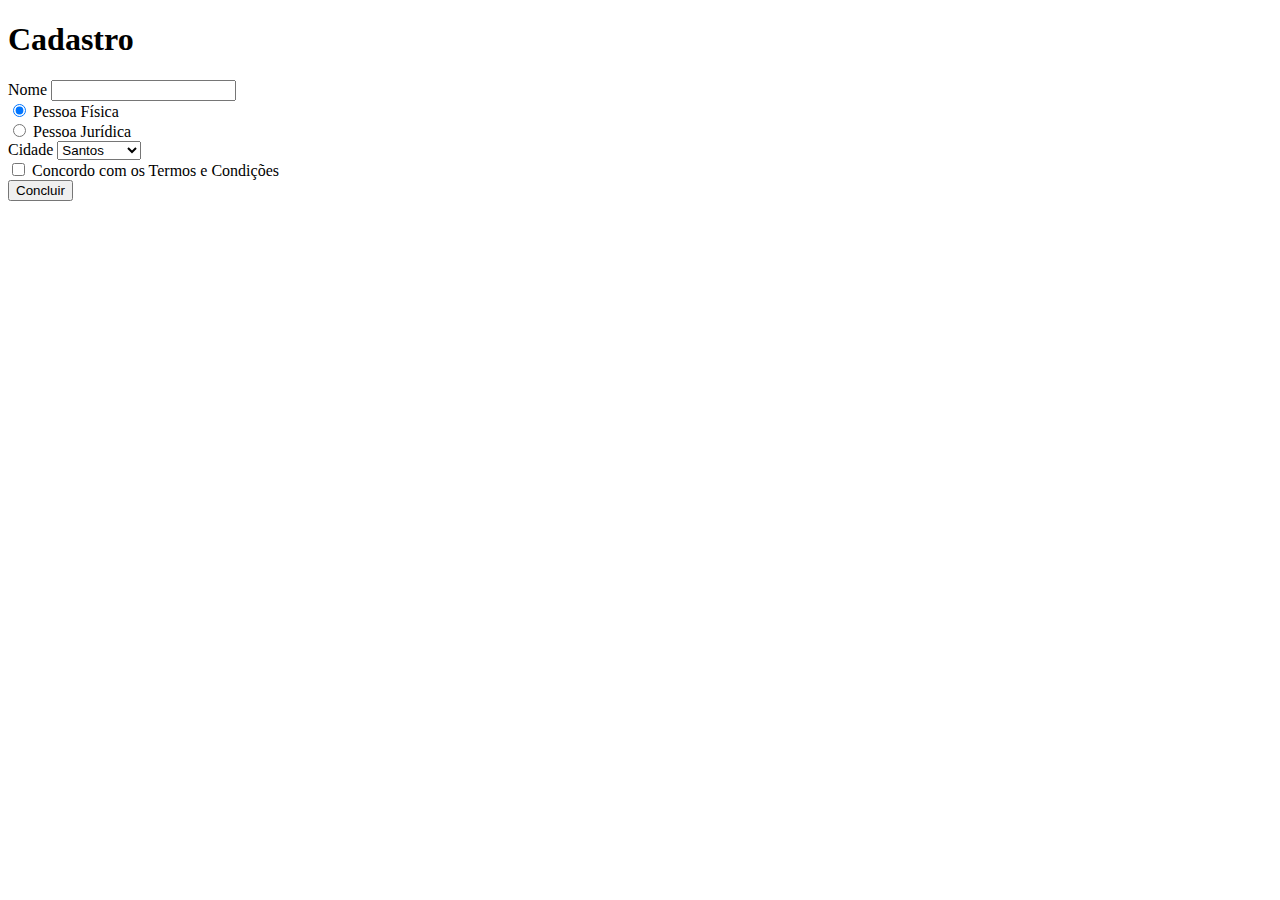
<file: aula-10/index.html>
<!DOCTYPE html>
<html lang="en">
<head>
    <meta charset="UTF-8">
    <meta http-equiv="X-UA-Compatible" content="IE=edge">
    <meta name="viewport" content="width=device-width, initial-scale=1.0">
    <title>Document</title>
</head>
<body>

    <form>

        <h1>Cadastro</h1>

        <div>
            <label for="inputNome">Nome</label>
            <input type="text" id="inputNome" required>
        </div>

        <div>
            <input type="radio" name="tipoPessoa" id="pessoaFisica" value="fisica" checked>
            <label for="pessoaFisica">Pessoa Física</label>
        </div>

        <div>
            <input type="radio" name="tipoPessoa" id="pessoaJuridica" value="juridica">
            <label for="pessoaJuridica">Pessoa Jurídica</label>
        </div>

        <div>
            <label for="selectCidade">Cidade</label>
            <select id="selectCidade">
                <option value="São Paulo">São Paulo</option>
                <option value="Santos" selected>Santos</option>
            </select>
        </div>

        <div>
            <input type="checkbox" id="inputTermos">
            <label for="inputTermos">Concordo com os Termos e Condições</label>
        </div>

        <button type="submit" id="botaoConcluirCadastro">Concluir</button>

    </form>

    <script src="./main.js"></script>

</body>
</html>
</file>
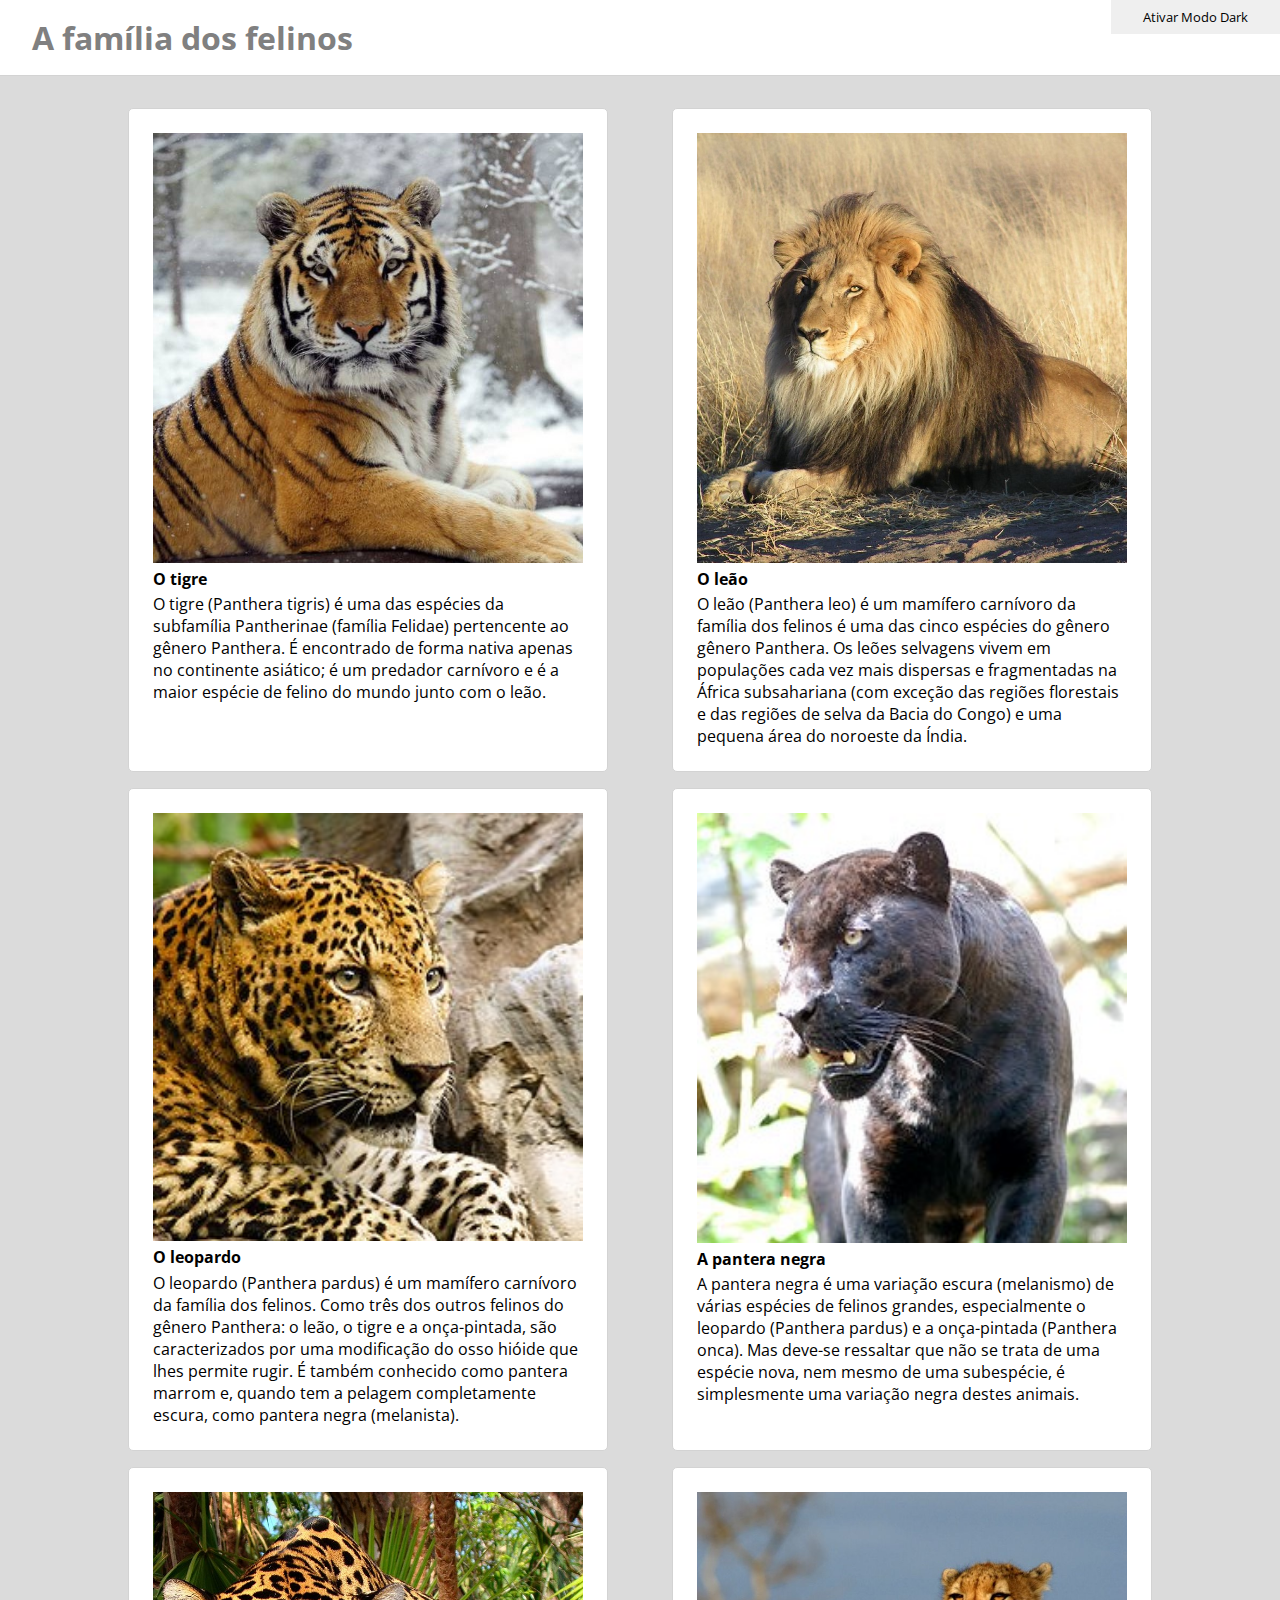
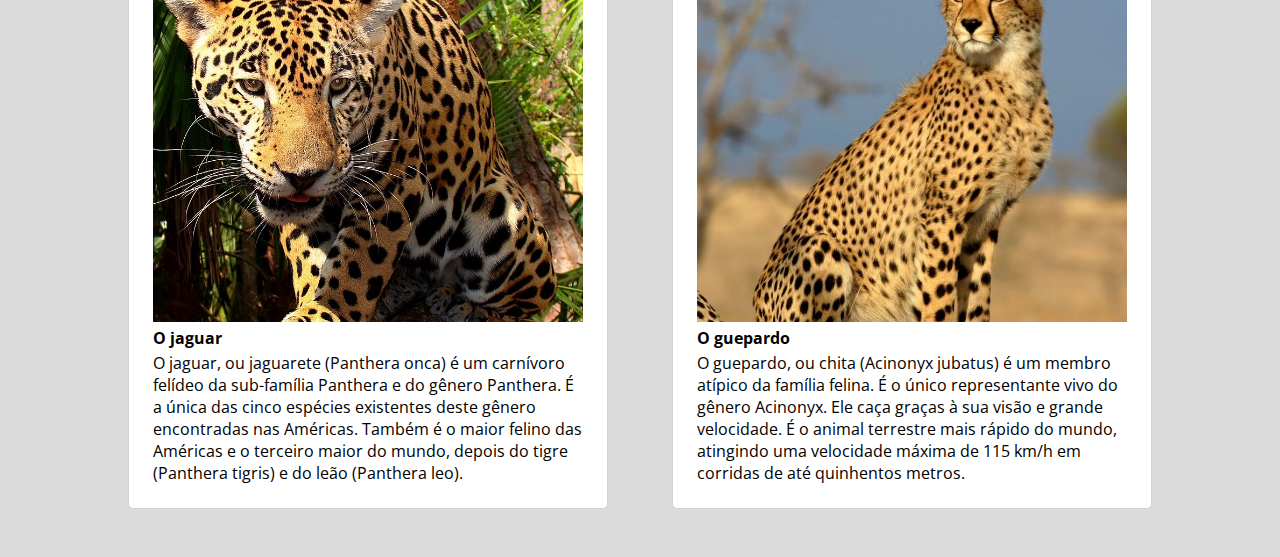
<file: aula-05/Mesa-Trabalho-aula05/index.html>
<!DOCTYPE html>
<html lang="pt-BR">

<head>
  <meta charset="UTF-8">
  <meta http-equiv="X-UA-Compatible" content="IE=edge">
  <meta name="viewport" content="width=device-width, initial-scale=1.0">
  <link rel="stylesheet" href="styles.css">
  <title>Aula 5 - Modificar elementos com JS </title>
</head>

<body>

  <button id="btn" onclick="changeMode()">Ativar Modo Dark</button>
  <h1 class="title">A família dos felinos</h1>

  <div class="container">
    <div class="item">
      <img src="./imagens/tiger.jpg">
      <h2>O tigre</h2>
      <p>
        O tigre (Panthera tigris) é uma das espécies da subfamília Pantherinae (família Felidae)
        pertencente ao gênero Panthera. É encontrado de forma nativa apenas no continente asiático; é um predador
        carnívoro e
        é a maior espécie de felino do mundo junto com o leão.
      </p>
    </div>
    <div class="item">
      <img src="./imagens/leon.jpg">
      <h2 >O leão</h2>
      <p>
        O leão (Panthera leo) é um mamífero carnívoro da família dos felinos é uma das cinco espécies do gênero
        gênero Panthera. Os leões selvagens vivem em populações cada vez mais dispersas e fragmentadas na África
        subsahariana
        (com exceção das regiões florestais e das regiões de selva da Bacia do Congo) e uma pequena área do noroeste da
        Índia.
      </p>
    </div>
    <div class="item">
      <img src="./imagens/leopardo.jpg">
      <h2 >O leopardo</h2>
      <p>
        O leopardo (Panthera pardus) é um mamífero carnívoro da família dos felinos. Como três dos outros
        felinos do gênero Panthera: o leão, o tigre e a onça-pintada, são caracterizados por uma modificação do osso
        hióide que lhes permite rugir.
        É também conhecido como pantera marrom e, quando tem a pelagem completamente escura, como pantera negra
        (melanista).
      </p>
    </div>
    <div class="item">
      <img src="./imagens/pantera-negra.jpg">
      <h2 >A pantera negra</h2>
      <p>
        A pantera negra é uma variação escura (melanismo) de várias espécies de felinos grandes, especialmente o
        leopardo (Panthera pardus) e a onça-pintada (Panthera onca).
        Mas deve-se ressaltar que não se trata de uma espécie nova, nem mesmo de uma subespécie, é simplesmente uma
        variação negra destes animais.
      </p>
    </div>
    <div class="item">
      <img src="./imagens/jaguar.jpg">
      <h2 >O jaguar</h2>
      <p>
        O jaguar, ou jaguarete (Panthera onca) é um carnívoro felídeo da sub-família Panthera e do
        gênero Panthera. É a única das cinco espécies existentes deste gênero encontradas nas Américas. Também
        é o maior felino das Américas e o terceiro maior do mundo, depois do tigre (Panthera tigris) e do leão (Panthera
        leo).
      </p>
    </div>
    <div class="item">
      <img src="./imagens/chita.jpg">
      <h2 >O guepardo</h2>
      <p>
        O guepardo, ou chita (Acinonyx jubatus) é um membro atípico da família felina. É o único
        representante vivo do gênero Acinonyx. Ele caça graças à sua visão e grande velocidade. É o animal terrestre
        mais rápido
        do mundo, atingindo uma velocidade máxima de 115 km/h em corridas de até quinhentos metros.
      </p>
    </div>
  </div>

  <script src="./main.js"></script>

</body>

</html>
</file>
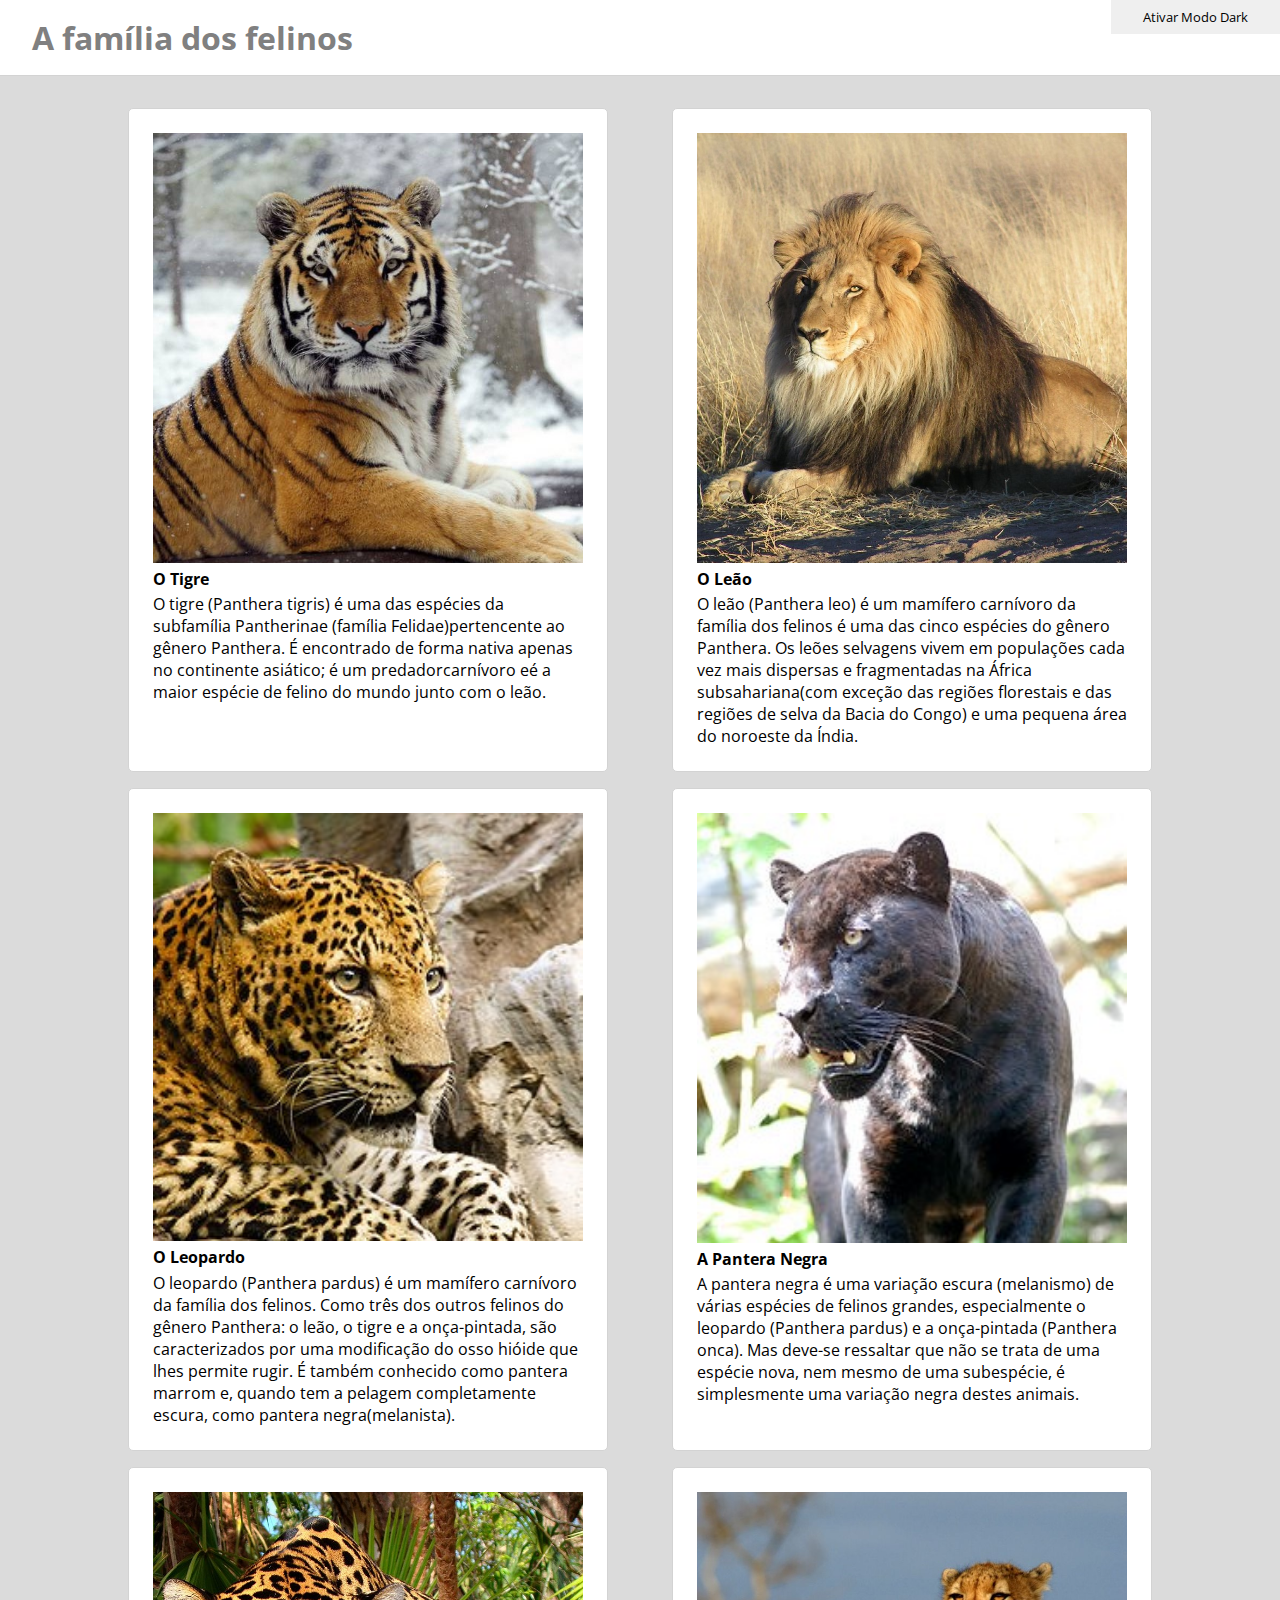
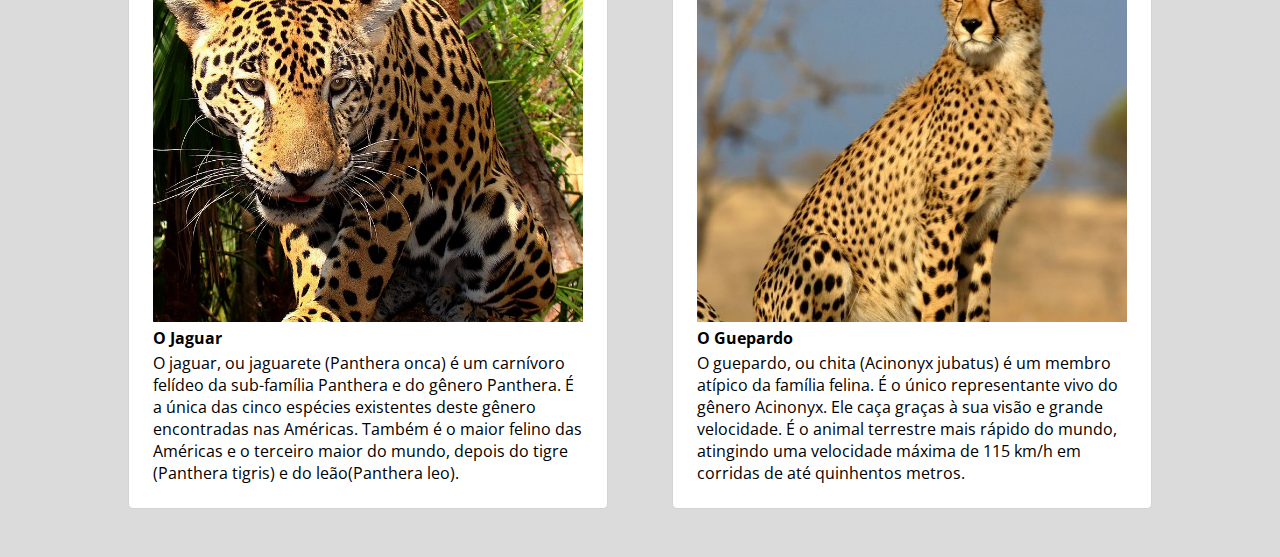
<file: aula-06/Mesa-Trabalho-aula06/index.html>
<!DOCTYPE html>
<html lang="pt-BR">

<head>
  <meta charset="UTF-8">
  <meta http-equiv="X-UA-Compatible" content="IE=edge">
  <meta name="viewport" content="width=device-width, initial-scale=1.0">
  <link rel="stylesheet" href="styles.css">
  <title>Aula 5 - Modificar elementos com JS </title>
</head>

<body>

  <button id="btn" onclick="changeMode()">Ativar Modo Dark</button>
  <h1 class="title">A família dos felinos</h1>

  <div class="container">
  </div>

  <script src="./main.js"></script>

</body>

</html>
</file>
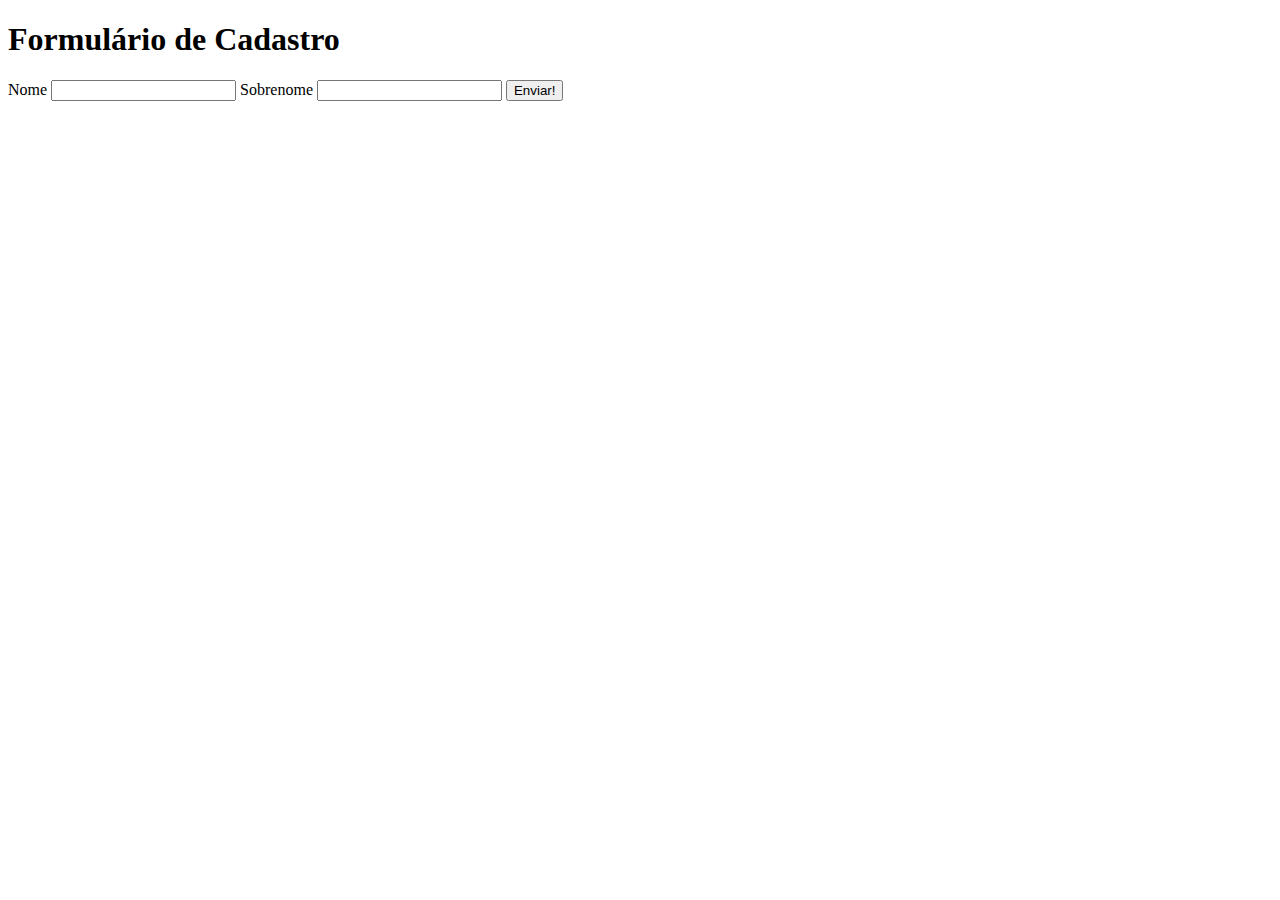
<file: aula-10/Mesa-de-trabalho/index.html>
<!DOCTYPE html>
<html lang="en">
<head>
    <meta charset="UTF-8">
    <meta http-equiv="X-UA-Compatible" content="IE=edge">
    <meta name="viewport" content="width=device-width, initial-scale=1.0">
    <title>Form</title>
</head>
<body>

    <form action="">
        <h1>Formulário de Cadastro</h1>
        <label for="nome">Nome</label>
        <input type="text" name="nome" id="nome">
        <label for="sobrenome">Sobrenome</label>
        <input type="text" name="sobrenome" id="sobrenome">
        <button type="submit">Enviar!</button>
        <div>
            
        </div>
    </form>

    <script src="main.js"></script>
</body>
</html>
</file>
<file: aula-05/Mesa-Trabalho-aula05/styles.css>
@import url('https://fonts.googleapis.com/css2?family=Open+Sans:wght@300;400&display=swap');

* {
  margin: 0;
  padding: 0;
  font-family: 'Open Sans', sans-serif;
}

body {
  background-color: rgb(219, 219, 219);
  transition: ease-out .5s;
}

h1 {
  padding: .5em 1em;
  background-color: white;
  border-bottom: 1px solid lightgrey;
  color: grey;
}

.container {
  display: flex;
  flex-wrap: wrap;
  justify-content: space-between;
  width: 80%;
  margin: 2em 10%;
}

.item {
  width: 30em;
  background-color: white;
  box-sizing: border-box;
  padding: 1.5em;
  margin-bottom: 1em;
  border-radius: 5px;
  border: 1px solid lightgray;
}

.item img {
  width: 100%;
}

.item h2 {
  font-size: 1em;
  margin-bottom: .2em;
}


#btn {
  position: fixed;
  right: 0;
  padding: .5rem 2rem;
  border: none;
}

#btn:hover {
  cursor: pointer;
}

.dark #btn {
  color: white;
  background-color: rgb(39, 39, 39);
}

.dark {
  background-color: rgb(39, 39, 39);
  transition: ease-in .5s;
}

.dark .title { 
  background-color: rgb(19, 19, 19);
  color: rgb(170, 170, 170);
  border-color: black;
}

.dark .container .item {
  background-color: rgb(19, 19, 19);
  border-color: black;
}


.dark .container .item h2, .dark .container .item p {
  color: rgb(230, 230, 230);
}
</file>
<file: aula-06/Mesa-Trabalho-aula06/styles.css>
@import url('https://fonts.googleapis.com/css2?family=Open+Sans:wght@300;400&display=swap');

* {
  margin: 0;
  padding: 0;
  font-family: 'Open Sans', sans-serif;
}

body {
  background-color: rgb(219, 219, 219);
  transition: ease-out .5s;
}

h1 {
  padding: .5em 1em;
  background-color: white;
  border-bottom: 1px solid lightgrey;
  color: grey;
}

.container {
  display: flex;
  flex-wrap: wrap;
  justify-content: space-between;
  width: 80%;
  margin: 2em 10%;
}

.item {
  width: 30em;
  background-color: white;
  box-sizing: border-box;
  padding: 1.5em;
  margin-bottom: 1em;
  border-radius: 5px;
  border: 1px solid lightgray;
}

.item img {
  width: 100%;
}

.item h2 {
  font-size: 1em;
  margin-bottom: .2em;
}


#btn {
  position: fixed;
  right: 0;
  padding: .5rem 2rem;
  border: none;
}

#btn:hover {
  cursor: pointer;
}

.dark #btn {
  color: white;
  background-color: rgb(39, 39, 39);
}

.dark {
  background-color: rgb(39, 39, 39);
  transition: ease-in .5s;
}

.dark .title { 
  background-color: rgb(19, 19, 19);
  color: rgb(170, 170, 170);
  border-color: black;
}

.dark .container .item {
  background-color: rgb(19, 19, 19);
  border-color: black;
}


.dark .container .item h2, .dark .container .item p {
  color: rgb(230, 230, 230);
}
</file>
